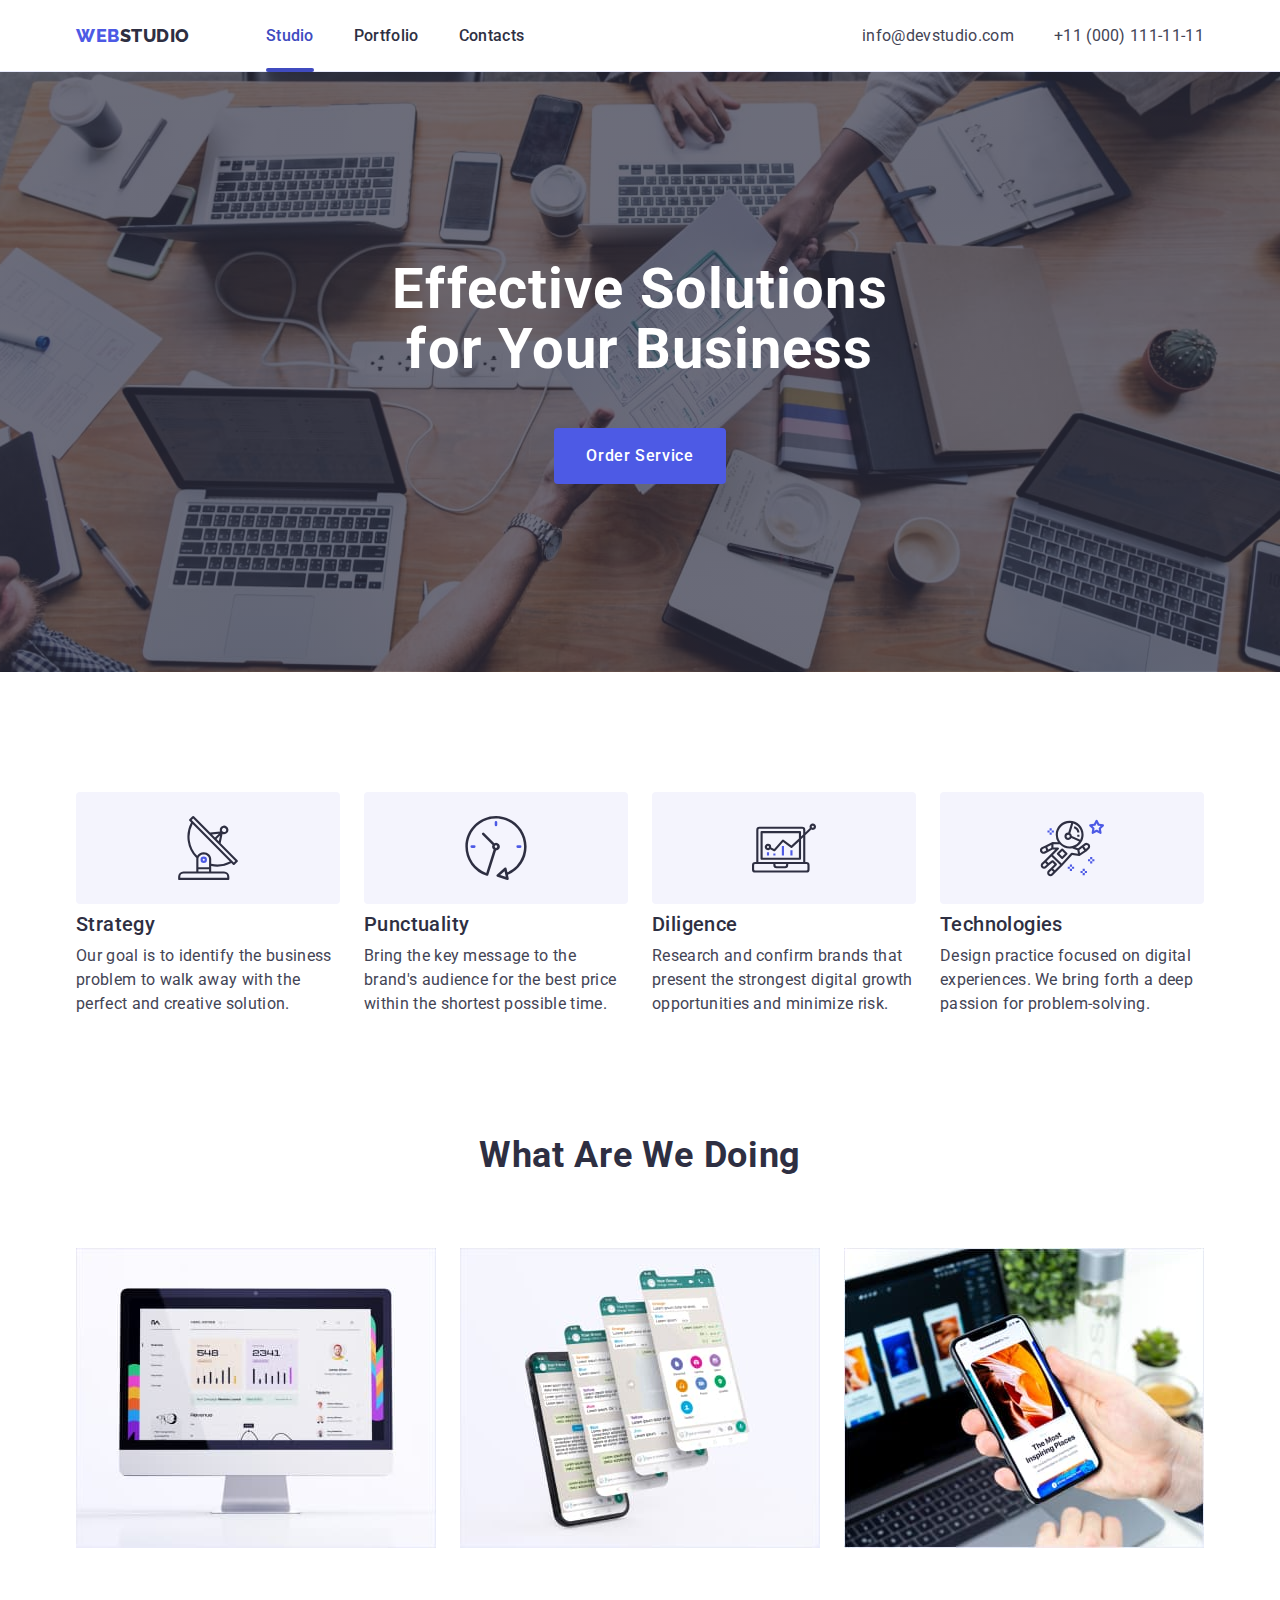
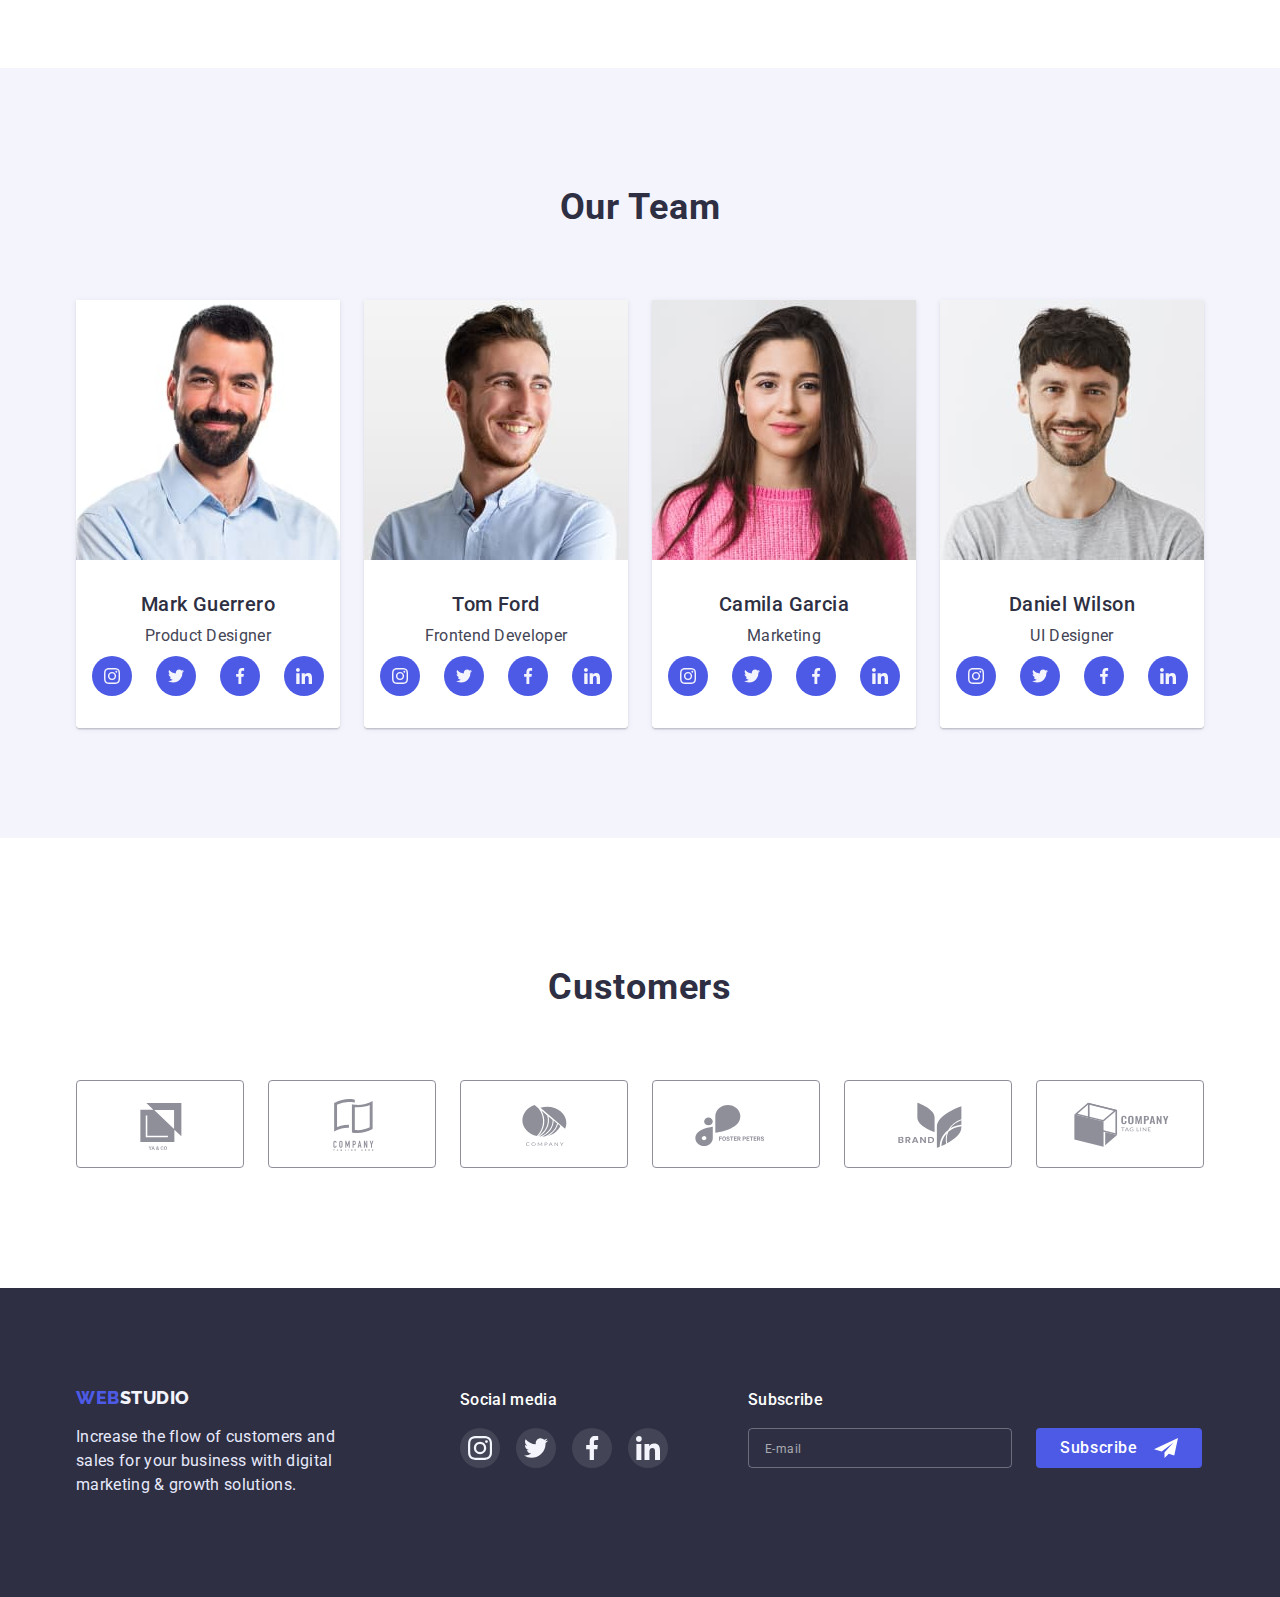
<file: index.html>
<!DOCTYPE html>
<html lang="en">
<head>
    <meta charset="UTF-8">
    <meta http-equiv="X-UA-Compatible" content="IE=edge">
    <meta name="viewport" content="width=device-width, initial-scale=1.0">
    <title>Document</title>
    <link href="https://cdn.jsdelivr.net/npm/modern-normalize@1.1.0/modern-normalize.min.css" rel="stylesheet">
    <link href="https://fonts.googleapis.com" rel="preconnect">
    <link href="https://fonts.gstatic.com" rel="preconnect" crossorigin>
    <link href="https://fonts.googleapis.com/css2?family=Raleway:wght@800&family=Roboto:wght@400;500;700&display=swap" rel="stylesheet">
    <link href="./css/styles.css" rel="stylesheet">
</head>
<body>
    <header class="header">
        <div class="container header-container">
           <nav class="nav-wrapper">
               <div><a class="logo link" href="./index.html"><span class="logo-text">WEB</span>STUDIO</a></div>
                         <ul class="nav-block">
                            <li><a class="nav-link link current" href="./index.html">Studio</a></li>
                            <li><a class="nav-link link" href="./portfolio.html">Portfolio</a></li>
                            <li><a class="nav-link link" href="">Contacts</a></li>
                         </ul>
           </nav>
        <address>
            <ul class="address-block">
                <li><a class="contacts-link link" href="mailto:info@devstudio.com">info@devstudio.com</a></li>
                <li><a class="contacts-link link" href="tel:+110001111111">+11 (000) 111-11-11</a></li>
            </ul>
        </address>
        </div>
    </header>    
        <main>
                <section class="hero">
                    <div class="container">
                    <h1 class="hero-title">Effective Solutions for Your Business</h1>
                    <button class="order" data-modal-open type="button">Order Service</button>
                    </div>
                </section>
            <section class="section benefits">
                <div class="container">
                <h2 class="visually-hidden">Benefits</h2>
                <ul class="benefits-list">
                    <li class="benefits-item">
                        <div class="benefits-image">
                            <svg class="benefits-icon" width="64" height="64">
                                <use href="./images/icons.svg#icon-antenna"></use>
                            </svg>
                        </div>
                        <h3 class="section-subtitle">Strategy</h3>
                        <p class="section-text">Our goal is to identify the business problem to walk away with the perfect and creative solution.</p>
                    </li>
                    <li class="benefits-item">
                        <div class="benefits-image">
                            <svg class="benefits-icon" width="64" height="64">
                                <use href="./images/icons.svg#icon-clock"></use>
                            </svg>
                        </div>
                        <h3 class="section-subtitle">Punctuality</h3>
                        <p class="section-text">Bring the key message to the brand's audience for the best price within the shortest possible time.</p>
                    </li>
                    <li class="benefits-item">
                        <div class="benefits-image">
                            <svg class="benefits-icon" width="64" height="64">
                                <use href="./images/icons.svg#icon-diagram"></use>
                            </svg>
                        </div>
                        <h3 class="section-subtitle">Diligence</h3>
                        <p class="section-text">Research and confirm brands that present the strongest digital growth opportunities and minimize risk.</p>
                    </li>
                    <li class="benefits-item">
                        <div class="benefits-image">
                            <svg class="benefits-icon" width="64" height="64">
                                <use href="./images/icons.svg#icon-astronaut"></use>
                            </svg>
                        </div>
                        <h3 class="section-subtitle">Technologies</h3>
                        <p class="section-text">Design practice focused on digital experiences. We bring forth a deep passion for problem-solving.</p>
                    </li>
                </ul>
                </div>
            </section>
            <section class="section">
                <div class="container">
                <h2 class="section-title">What are we doing</h2>
                <ul class="what-list">
                    <li class="list-item"><img src="./images/img-1.jpg" alt="monitor" width="360" height="300"></li>
                    <li class="list-item"><img src="./images/img-2.jpg" alt="protective glasses" width="360" height="300"></li>
                    <li class="list-item"><img src="./images/img-3.jpg" alt="phone in hand" width="360" height="300"></li>
                </ul>
                </div>
            </section>
            <section class="section team">
                <div class="container">
                <h2 class="section-title">Our Team</h2>
                <ul class="team-list">
                    <li class="box-content">
                        <img src="./images/mark-guerrero.jpg" alt="first employee" width="264" height="260">
                        <div class="card-content">
                            <h3 class="section-subtitle">Mark Guerrero</h3>
                        <p class="section-text team-text">Product Designer</p>
                        <ul class="social-flex">
                         <li class="social-item">
                            <a class="link socials-link" href="https://www.instagram.com/" aria-label="Instagram" target="_blank" rel="noopener noreferrer">
                            <svg class="team-icon" width="16" height="16">
                                <use href="./images/icons.svg#icon-instagram"></use>
                            </svg>
                            </a>
                         </li>
                         <li class="social-item">
                            <a class="link socials-link" href="https://twitter.com/" aria-label="Twitter" target="_blank" rel="noopener noreferrer">
                                <svg class="team-icon" width="16" height="16">
                                    <use href="./images/icons.svg#icon-twitter"></use>
                                </svg>
                            </a>
                         </li>
                         <li class="social-item">
                            <a class="link socials-link" href="https://www.facebook.com/" aria-label="Facebook" target="_blank" rel="noopener noreferrer">
                                <svg class="team-icon" width="16" height="16">
                                    <use href="./images/icons.svg#icon-facebook"></use>
                                </svg>
                            </a>
                         </li>
                         <li class="social-item">
                            <a class="link socials-link" href="https://www.linkedin.com/" aria-label="Linkedin" target="_blank" rel="noopener noreferrer">
                                <svg class="team-icon" width="16" height="16">
                                    <use href="./images/icons.svg#icon-linkedin"></use>
                                </svg>
                            </a>
                         </li>
                        </ul>
                        </div>    
                    </li>
                    <li class="box-content">
                        <img src="./images/tom-ford.jpg" alt="second employee" width="264" height="260">
                        <div class="card-content">
                            <h3 class="section-subtitle">Tom Ford</h3>
                            <p class="section-text team-text">Frontend Developer</p>
                            <ul class="social-flex">
                                <li class="social-item">
                                    <a class="link socials-link" href="https://www.instagram.com/" aria-label="Instagram" target="_blank" rel="noopener noreferrer">
                                        <svg class="team-icon" width="16" height="16">
                                            <use href="./images/icons.svg#icon-instagram"></use>
                                        </svg>
                                    </a>
                                </li>
                                <li class="social-item">
                                    <a class="link socials-link" href="https://twitter.com/" aria-label="Twitter" target="_blank" rel="noopener noreferrer">
                                        <svg class="team-icon" width="16" height="16">
                                            <use href="./images/icons.svg#icon-twitter"></use>
                                        </svg>
                                    </a>
                                </li>
                                <li class="social-item">
                                    <a class="link socials-link" href="https://www.facebook.com/" aria-label="Facebook" target="_blank" rel="noopener noreferrer">
                                        <svg class="team-icon" width="16" height="16">
                                            <use href="./images/icons.svg#icon-facebook"></use>
                                        </svg>
                                        </a>
                                </li>
                                <li class="social-item">
                                    <a class="link socials-link" href="https://www.linkedin.com/" aria-label="Linkedin" target="_blank" rel="noopener noreferrer">
                                        <svg class="team-icon" width="16" height="16">
                                            <use href="./images/icons.svg#icon-linkedin"></use>
                                        </svg>
                                    </a>
                                </li>
                            </ul>
                        </div>
                    </li>
                    <li class="box-content">
                        <img src="./images/camila-garcia.jpg" alt="third employee" width="264" height="260">
                        <div class="card-content">
                            <h3 class="section-subtitle">Camila Garcia</h3>
                            <p class="section-text team-text">Marketing</p>
                            <ul class="social-flex">
                                <li class="social-item">
                                    <a class="link socials-link" href="https://www.instagram.com/" aria-label="Instagram" target="_blank" rel="noopener noreferrer">
                                        <svg class="team-icon" width="16" height="16">
                                            <use href="./images/icons.svg#icon-instagram"></use>
                                        </svg>
                                    </a>
                                </li>
                                <li class="social-item">
                                    <a class="link socials-link" href="https://twitter.com/" aria-label="Twitter" target="_blank" rel="noopener noreferrer">
                                        <svg class="team-icon" width="16" height="16">
                                            <use href="./images/icons.svg#icon-twitter"></use>
                                        </svg>
                                    </a>
                                </li>
                                <li class="social-item">
                                <a class="link socials-link" href="https://www.facebook.com/" aria-label="Facebook" target="_blank" rel="noopener noreferrer">
                                    <svg class="team-icon" width="16" height="16">
                                        <use href="./images/icons.svg#icon-facebook"></use>
                                    </svg>
                                    </a>
                                </li>
                                <li class="social-item">
                                    <a class="link socials-link" href="https://www.linkedin.com/" aria-label="Linkedin" target="_blank" rel="noopener noreferrer">
                                        <svg class="team-icon" width="16" height="16">
                                            <use href="./images/icons.svg#icon-linkedin"></use>
                                        </svg>
                                        </a>
                                </li>
                            </ul>
                        </div>
                    </li>
                    <li class="box-content">
                        <img src="./images/daniel-wilson.jpg" alt="fourth employee" width="264" height="260">
                        <div class="card-content">
                            <h3 class="section-subtitle">Daniel Wilson</h3>
                            <p class="section-text team-text">UI Designer</p>
                            <ul class="social-flex">
                                <li class="social-item">
                                    <a class="link socials-link" href="https://www.instagram.com/" aria-label="Instagram" target="_blank" rel="noopener noreferrer">
                                        <svg class="team-icon" width="16" height="16">
                                            <use href="./images/icons.svg#icon-instagram"></use>
                                        </svg>
                                    </a>
                                </li>
                                <li class="social-item">
                                    <a class="link socials-link" href="https://twitter.com/" aria-label="Twitter" target="_blank" rel="noopener noreferrer">
                                        <svg class="team-icon" width="16" height="16">
                                            <use href="./images/icons.svg#icon-twitter"></use>
                                        </svg>
                                    </a>
                                </li>
                                <li class="social-item">
                                    <a class="link socials-link" href="https://www.facebook.com/" aria-label="Facebook" target="_blank" rel="noopener noreferrer">
                                        <svg class="team-icon" width="16" height="16">
                                            <use href="./images/icons.svg#icon-facebook"></use>
                                        </svg>
                                        </a>
                                </li>
                                <li class="social-item">
                                    <a class="link socials-link" href="https://www.linkedin.com/" aria-label="Linkedin" target="_blank" rel="noopener noreferrer">
                                        <svg class="team-icon" width="16" height="16">
                                            <use href="./images/icons.svg#icon-linkedin"></use>
                                        </svg>
                                        </a>
                                </li>
                            </ul>
                        </div>
                    </li>
                </ul>
                </div>
            </section>
            <section class="section customers-section">
                <div class="container">
                    <h2 class="section-title">Customers</h2>
                    <ul class="customers-wrapper">
                        <li class="customers">
                            <a class="link customers-link" href="" aria-label="YA & CO" target="_blank" rel="noopener noreferrer">
                                <svg class="customers-icon" width="104" height="56">
                                   <use href="./images/icons.svg#icon-client-first"></use>
                                </svg>
                            </a>
                        </li>
                        <li class="customers">
                            <a class="link customers-link" href="" aria-label="COMPANY TAGLINE HERE" target="_blank" rel="noopener noreferrer">
                                <svg class="customers-icon" width="104" height="56">
                                    <use href="./images/icons.svg#icon-client-second"></use>
                                </svg>
                            </a>
                        </li>
                        <li class="customers">
                            <a class="link customers-link" href="" aria-label="COMPANY" target="_blank" rel="noopener noreferrer">
                                <svg class="customers-icon" width="104" height="56">
                                    <use href="./images/icons.svg#icon-client-third"></use>
                                </svg>
                            </a>
                        </li>
                        <li class="customers">
                            <a class="link customers-link" href="" aria-label="FOSTER PETERS" target="_blank" rel="noopener noreferrer">
                                <svg class="customers-icon" width="104" height="56">
                                    <use href="./images/icons.svg#icon-client-fourth"></use>
                                </svg>
                            </a>
                        </li>
                        <li class="customers">
                            <a class="link customers-link" href="" aria-label="BRAND" target="_blank" rel="noopener noreferrer">
                                <svg class="customers-icon" width="104" height="56">
                                    <use href="./images/icons.svg#icon-client-fifth"></use>
                                </svg>
                            </a>
                        </li>
                        <li class="customers">
                            <a class="link customers-link" href="" aria-label="COMPANY TAG LINE" target="_blank" rel="noopener noreferrer">
                                <svg class="customers-icon" width="104" height="56">
                                    <use href="./images/icons.svg#icon-client-sixth"></use>
                                </svg>
                            </a>
                        </li>
                    </ul>
                </div>
            </section>
        </main>
        <footer class="footer">
            <div class="container footer-box">
            <div class="footer-content">
                <div class="footer-logo"><a class="logo-1 link" href="./index.html"><span class="logo-text">WEB</span>STUDIO</a></div>
                <p class="footer-text">Increase the flow of customers and sales for your business with digital marketing & growth solutions.</p>
            </div>
            <div class="footer-wrapper">
                <h3 class="footer-social">Social media</h3>
            <ul class="social-flex">
                <li class="footer-item">
                    <a class="link footer-link" href="https://www.instagram.com/" aria-label="Instagram" target="_blank" rel="noopener noreferrer">
                        <svg class="team-icon" width="24" height="24">
                            <use href="./images/icons.svg#icon-instagram"></use>
                        </svg>
                    </a>
                </li>
                <li class="footer-item">
                    <a class="link footer-link" href="https://twitter.com/" aria-label="Twitter" target="_blank" rel="noopener noreferrer">
                        <svg class="team-icon" width="24" height="24">
                            <use href="./images/icons.svg#icon-twitter"></use>
                        </svg>
                    </a>
                </li>
                <li class="footer-item">
                    <a class="link footer-link" href="https://www.facebook.com/" aria-label="Facebook" target="_blank" rel="noopener noreferrer">
                        <svg class="team-icon" width="24" height="24">
                            <use href="./images/icons.svg#icon-facebook"></use>
                        </svg>
                    </a>
                </li>
                <li class="footer-item">
                    <a class="link footer-link" href="https://www.linkedin.com/" aria-label="Linkedin" target="_blank" rel="noopener noreferrer">
                        <svg class="team-icon" width="24" height="24">
                            <use href="./images/icons.svg#icon-linkedin"></use>
                        </svg>
                    </a>
                </li>
            </ul>
            </div>
                   <form>
                    <div class="subscribe-box">
                        <div class="subscribe-wrapper">
                        <label class="label-subscribe" for="subscribe">Subscribe</label>
                        <input class="input-subscribe" id="subscribe" name="email" type="email" placeholder="E-mail">
                        </div>
                        <button class="btn-subscribe" type="submit"><span class="subscribe-text">Subscribe</span>
                            <svg width="24" height="24">
                                <use href="./images/icons.svg#icon-subscribe"></use>
                            </svg>
                        </button>
                    </div>
                    </form>
            </div>
        </footer>
        <div class="backdrop is-hidden" data-modal>
            <div class="modal">
                <button class="modal-btn" data-modal-close type="button">
                    <svg class="modal-icon" width="8" height="8">
                        <use href="./images/icons.svg#icon-close"></use>
                    </svg>
                </button>
                <strong class="modal-title">Leave your contacts and we will call you back</strong>
                <form>
                    <label class="order-form-label" for="name">Name</label>
                    <div class="order-form-group">
                        <input class="order-form-field" id="name" name="name" type="text">
                        <svg class="order-form-icon" width="18" height="24">
                            <use href="./images/icons.svg#icon-person"></use>
                        </svg>
                    </div>
                    <label class="order-form-label" for="phone">Phone</label>
                    <div class="order-form-group">
                        <input class="order-form-field" id="phone" name="phone" type="tel">
                        <svg class="order-form-icon" width="18" height="24">
                            <use href="./images/icons.svg#icon-tel"></use>
                        </svg>
                    </div>
                    <label class="order-form-label" for="email">Email</label>
                    <div class="order-form-group">
                        <input class="order-form-field" id="email" name="email" type="email">
                        <svg class="order-form-icon" width="18" height="24">
                            <use href="./images/icons.svg#icon-mail"></use>
                        </svg>
                    </div>
                    <label class="order-form-label" for="comment">Comment</label>
                    <textarea class="order-form-comment" id="comment" name="comment" placeholder="Text input"></textarea>
                    <label class="order-form-agreement">
                        <input class="order-form-checkbox" type="checkbox">
                        <svg class="order-form-agree" width="16" height="16">
                        <use href="./images/icons.svg#icon-agree"></use>
                    </svg>
                        <span class="order-form-description">I accept the terms and conditions of the
                            <a class="order-form-link" href="">Privacy Policy</a>
                        </span>
                    </label>
                    <button class="order-form-button" type="submit">Send</button>
                </form>
            </div>
        </div>
        <script src="./js/modal.js"></script>
</body>
</html>
</file>
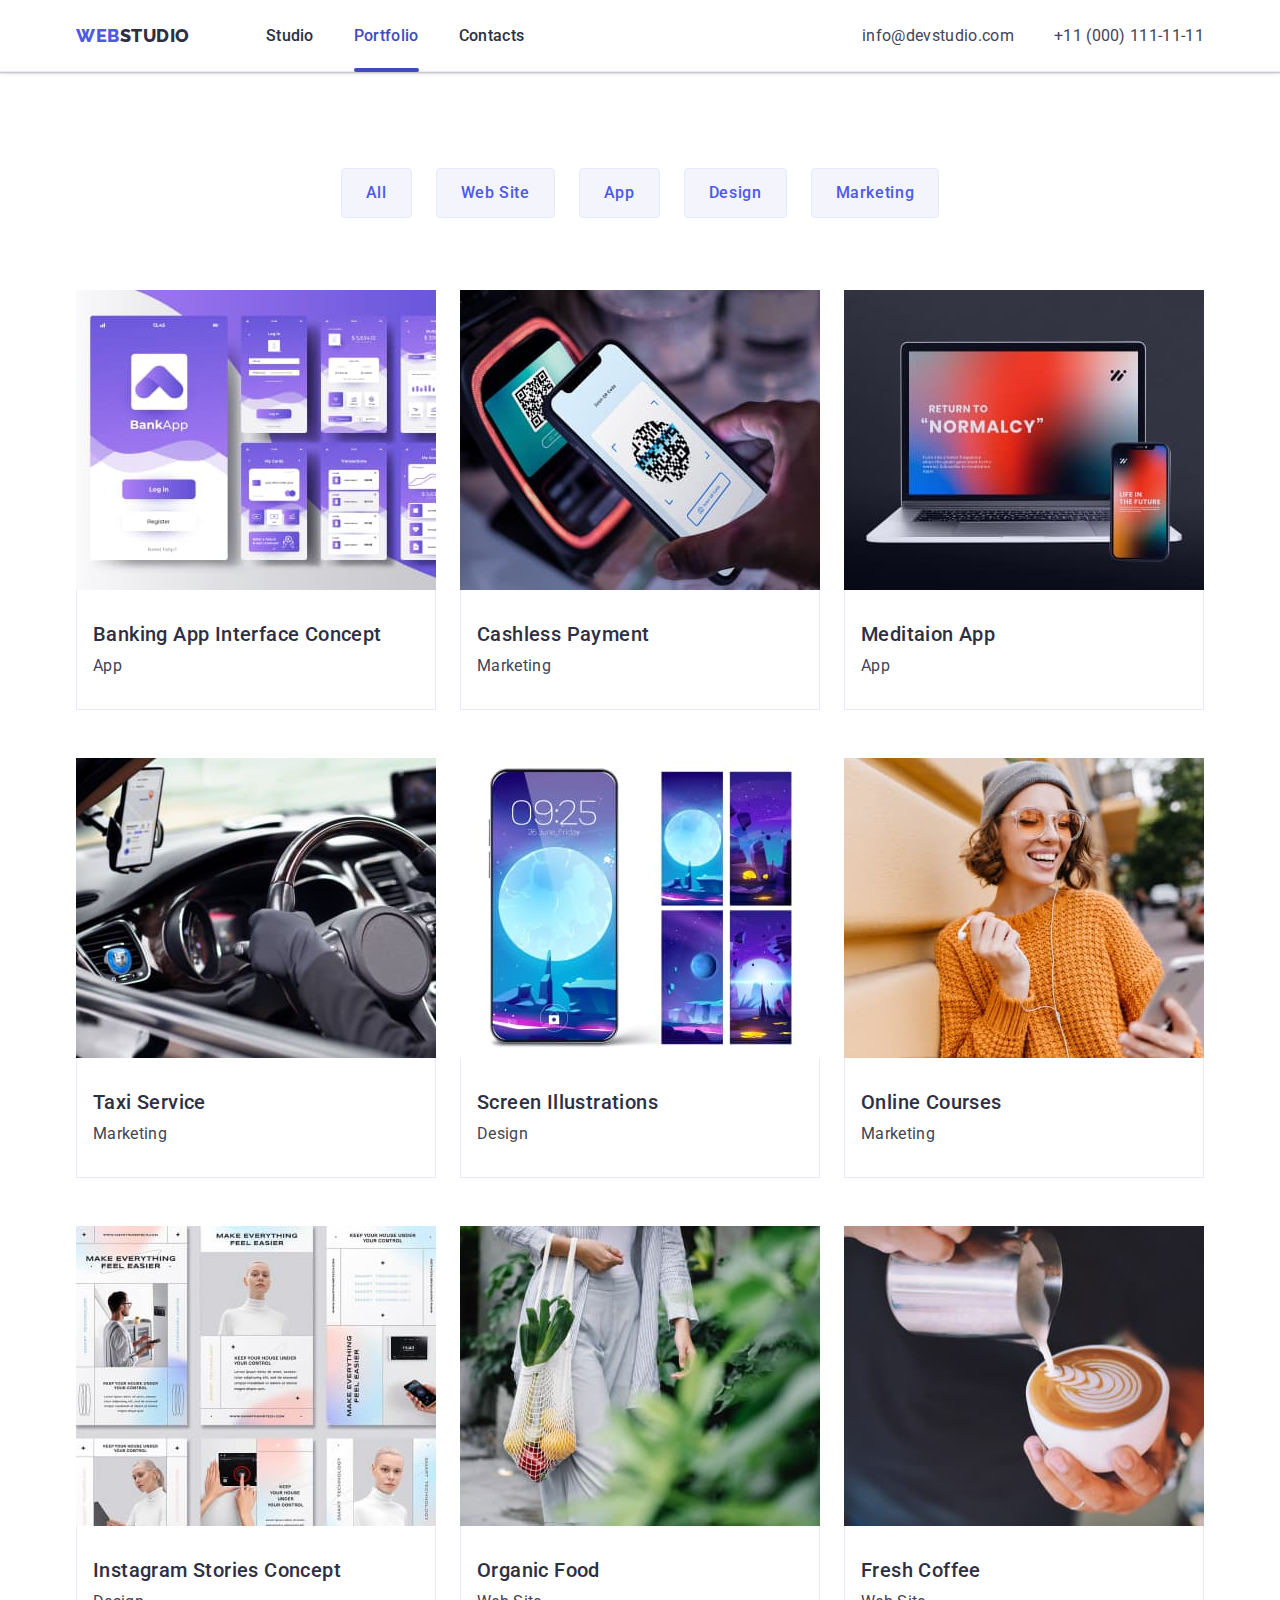
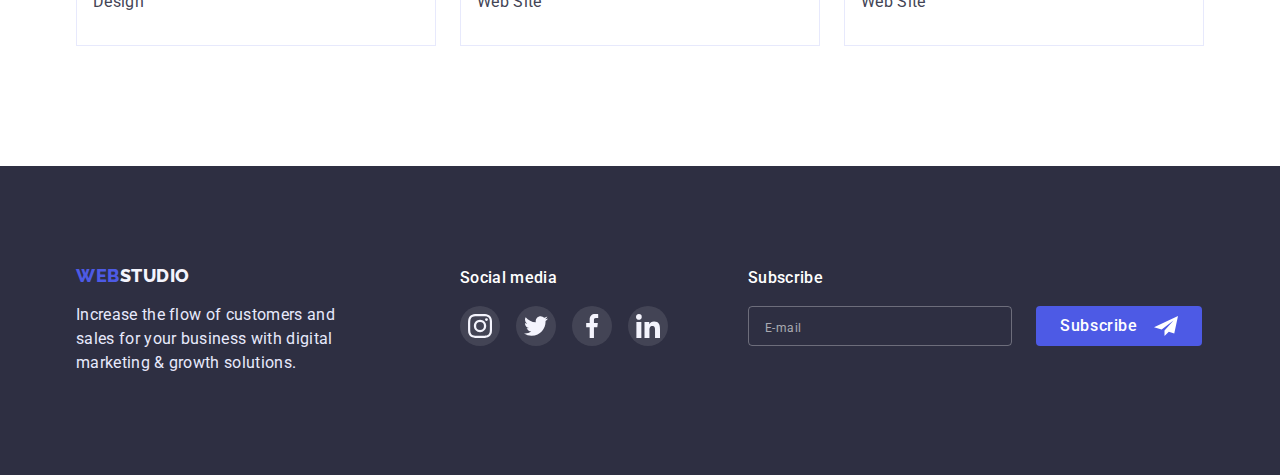
<file: portfolio.html>
<!DOCTYPE html>
<html lang="en">
<head>
    <meta charset="UTF-8">
    <meta http-equiv="X-UA-Compatible" content="IE=edge">
    <meta name="viewport" content="width=device-width, initial-scale=1.0">
    <title>Document</title>
    <link rel="stylesheet" href="https://cdn.jsdelivr.net/npm/modern-normalize@1.1.0/modern-normalize.min.css">
    <link rel="preconnect" href="https://fonts.googleapis.com">
    <link rel="preconnect" href="https://fonts.gstatic.com" crossorigin>
    <link href="https://fonts.googleapis.com/css2?family=Raleway:wght@800&family=Roboto:wght@400;500;700&display=swap"
        rel="stylesheet">
    <link rel="stylesheet" href="./css/styles.css">
</head>
<body>
    <header class="header">
        <div class="container header-container">
            <nav class="nav-wrapper">
                <div><a href="./index.html" class="logo link"><span class="logo-text">WEB</span>STUDIO</a></div>
                    <ul class="nav-block">
                        <li><a href="./index.html" class="nav-link link">Studio</a></li>
                        <li><a href="./portfolio.html" class="nav-link link current">Portfolio</a></li>
                        <li><a href="" class="nav-link link">Contacts</a></li>
                    </ul>
            </nav>
        <address>
            <ul class="address-block">
                <li><a href="mailto:info@devstudio.com" class="contacts-link link">info@devstudio.com</a></li>
                <li><a href="tel:+110001111111" class="contacts-link link">+11 (000) 111-11-11</a></li>
            </ul>
        </address>
        </div>
    </header>
    <main>
        <section class="section portfolio-section">
            <div class="container">
            <h1 class="visually-hidden">Portfolio</h1>
            <ul class="flex-button">
                <li><button type="button" class="button">All</button></li>
                <li><button type="button" class="button">Web Site</button></li>
                <li><button type="button" class="button">App</button></li>
                <li><button type="button" class="button">Design</button></li>
                <li><button type="button" class="button">Marketing</button></li>
            </ul>
            <ul class="flex-list">
                <li>
                    <a class="portfolio-link link" href="" aria-label="Banking App Interface Concept" target="_blank"
                            rel="noopener noreferrer">
                        <div class="thumb"><img src="./images/example-1.jpg" alt="Banking App screens" width="360" height="300"></div>
                        <div class="portfolio-card">
                            <h2 class="section-subtitle">Banking App Interface Concept</h2>
                            <p class="section-text">App</p>
                        </div>
                    </a>
                </li>
                <li>
                    <a class="portfolio-link link" href="" aria-label="Cashless Payment" target="_blank"
                            rel="noopener noreferrer">
                        <div class="thumb"><img src="./images/example-2.jpg" alt="QR code and phone" width="360" height="300"></div>
                        <div class="portfolio-card">
                            <h2 class="section-subtitle">Cashless Payment</h2>
                            <p class="section-text">Marketing</p>
                        </div>
                    </a>
                </li>
                <li>
                    <a class="portfolio-link link" href="" aria-label="Meditaion App" target="_blank"
                            rel="noopener noreferrer">
                        <div class="thumb"><img src="./images/example-3.jpg" alt="laptop and phone" width="360" height="300"></div>
                        <div class="portfolio-card">
                            <h2 class="section-subtitle">Meditaion App</h2>
                            <p class="section-text">App</p>
                        </div>
                    </a>
                </li>
                <li>
                    <a class="portfolio-link link" href="" aria-label="Taxi Service" target="_blank"
                            rel="noopener noreferrer">
                        <div class="thumb"><img src="./images/example-4.jpg" alt="car" width="360" height="300"></div>
                        <div class="portfolio-card">
                            <h2 class="section-subtitle">Taxi Service</h2>
                            <p class="section-text">Marketing</p>
                        </div>
                    </a>
                </li>
                <li>
                    <a class="portfolio-link link" href="" aria-label="Screen Illustrations" target="_blank"
                            rel="noopener noreferrer">
                        <div class="thumb"><img src="./images/example-5.jpg" alt="phone and screens" width="360" height="300"></div>
                        <div class="portfolio-card">
                            <h2 class="section-subtitle">Screen Illustrations</h2>
                            <p class="section-text">Design</p>
                        </div>
                    </a>
                </li>
                <li>
                    <a class="portfolio-link link" href="" aria-label="Online Courses" target="_blank"
                            rel="noopener noreferrer">
                        <div class="thumb"><img src="./images/example-6.jpg" alt="girl with phone" width="360" height="300"></div>
                        <div class="portfolio-card">
                            <h2 class="section-subtitle">Online Courses</h2>
                            <p class="section-text">Marketing</p>
                        </div>
                    </a>
                </li>
                <li>
                    <a class="portfolio-link link" href="" aria-label="Instagram Stories Concept" target="_blank"
                            rel="noopener noreferrer">
                        <div class="thumb"><img src="./images/example-7.jpg" alt="examples of stories" width="360" height="300"></div>
                        <div class="portfolio-card">
                            <h2 class="section-subtitle">Instagram Stories Concept</h2>
                            <p class="section-text">Design</p>
                        </div>
                    </a>
                </li>
                <li>
                    <a class="portfolio-link link" href="" aria-label="Organic Food" target="_blank"
                            rel="noopener noreferrer">
                        <div class="thumb"><img src="./images/example-8.jpg" alt="food in a bag" width="360" height="300"></div>
                        <div class="portfolio-card">
                            <h2 class="section-subtitle">Organic Food</h2>
                            <p class="section-text">Web Site</p>
                        </div>
                    </a>
                </li>
                <li>
                    <a class="portfolio-link link" href="" aria-label="Fresh Coffee" target="_blank"
                            rel="noopener noreferrer">
                        <div class="thumb"><img src="./images/example-9.jpg" alt="a cup of coffee" width="360" height="300"></div>
                        <div class="portfolio-card">
                            <h2 class="section-subtitle">Fresh Coffee</h2>
                            <p class="section-text">Web Site</p>
                        </div>
                    </a>
                </li>
            </ul>
            </div>
        </section>
    </main>
    <footer class="footer">
            <div class="container footer-box">
            <div class="footer-content">
                <div class="footer-logo"><a class="logo-1 link" href="./index.html"><span class="logo-text">WEB</span>STUDIO</a></div>
                <p class="footer-text">Increase the flow of customers and sales for your business with digital marketing & growth solutions.</p>
            </div>
            <div class="footer-wrapper">
                <h3 class="footer-social">Social media</h3>
            <ul class="social-flex">
                <li class="footer-item">
                    <a class="link footer-link" href="https://www.instagram.com/" aria-label="Instagram" target="_blank" rel="noopener noreferrer">
                        <svg class="team-icon" width="24" height="24">
                            <use href="./images/icons.svg#icon-instagram"></use>
                        </svg>
                    </a>
                </li>
                <li class="footer-item">
                    <a class="link footer-link" href="https://twitter.com/" aria-label="Twitter" target="_blank" rel="noopener noreferrer">
                        <svg class="team-icon" width="24" height="24">
                            <use href="./images/icons.svg#icon-twitter"></use>
                        </svg>
                    </a>
                </li>
                <li class="footer-item">
                    <a class="link footer-link" href="https://www.facebook.com/" aria-label="Facebook" target="_blank" rel="noopener noreferrer">
                        <svg class="team-icon" width="24" height="24">
                            <use href="./images/icons.svg#icon-facebook"></use>
                        </svg>
                    </a>
                </li>
                <li class="footer-item">
                    <a class="link footer-link" href="https://www.linkedin.com/" aria-label="Linkedin" target="_blank" rel="noopener noreferrer">
                        <svg class="team-icon" width="24" height="24">
                            <use href="./images/icons.svg#icon-linkedin"></use>
                        </svg>
                    </a>
                </li>
            </ul>
            </div>
                   <form>
                    <div class="subscribe-box">
                        <div class="subscribe-wrapper">
                        <label class="label-subscribe" for="subscribe">Subscribe</label>
                        <input class="input-subscribe" id="subscribe" name="email" type="email" placeholder="E-mail">
                        </div>
                        <button class="btn-subscribe" type="submit"><span class="subscribe-text">Subscribe</span>
                            <svg width="24" height="24">
                                <use href="./images/icons.svg#icon-subscribe"></use>
                            </svg>
                        </button>
                    </div>
                    </form>
            </div>
        </footer>
</body>
</html>
</file>
<file: css/styles.css>
:root {

    /*Logo*/
    --web-color: #4D5AE5;
    --footer-studio-color: #F4F4FD;
 
    /*Text*/
    --primary-text-color: #2E2F42;
    --secondary-text-color: #434455;
    --hero-text-color: #fff;
    --buttons-text-color: #4D5AE5;
    --buttons-active-text-color: #fff;
    --footer-text-color: #E7E9FC;
    --modal-text-description: #757575;

    /*Background-color*/
    --primary-bgc: #fff;
    --secondary-bgc: #2E2F42;
    --third-bgc: #F4F4FD;
    --order-button-bgc: #4D5AE5;
    --buttons-socials-bgc: #4D5AE5;
    --buttons-bgc: #F4F4FD;
    --buttons-active-bgc: #404BBF;
    --buttons-footer-active-bgc: #31D0AA;
    --modal-bgc: #FCFCFC;
    --modal-button-bgc: #E7E9FC;

    /*Border color*/
    --border-customers-color: #8E8F99;

    /*Icons color*/
    --icon-close: #000000;
}

/*reset start*/

h1,
h2,
h3,
h4,
h5,
h6,
p {
    margin: 0;
}

ul {
    margin: 0;
    padding: 0;
    list-style-type: none;
}

.visually-hidden {
    position: absolute;
    overflow: hidden;
    clip: rect(0 0 0 0);
    width: 1px;
    height: 1px;
    margin: -1px;
    padding: 0;
    border: 0;

    white-space: nowrap;
    clip-path: inset(100%);
}

body {
    background-color: var(--primary-bgc);
    color: var(--primary-text-color);
    font-size: 16px;

    font-family: 'Roboto', sans-serif;
}

img {
    display: block;
}

/*Studio page start*/

/*Header start*/

.header {
    padding-top: 24px;
    padding-bottom: 23px;
    border-bottom: 1px solid #E7E9FC;
    box-shadow: 0px 2px 1px rgba(46, 47, 66, 0.08), 0px 1px 1px rgba(46, 47, 66, 0.16), 0px 1px 6px rgba(46, 47, 66, 0.08);
}

.container {
    width: 1158px;
    margin-right: auto;
    margin-left: auto;
    padding-right: 15px;
    padding-left: 15px;
}

.header-container {
    display: flex;
    align-items: center;
}

/*Nav start*/

.nav-wrapper {
    display: flex;
    align-items: center;
    margin-right: auto;
}

.logo {
    margin-right: 76px;
    padding: 24px 0;
    color: var(--primary-text-color);
    font-weight: 800;
    font-size: 18px;
    font-family: 'Raleway', sans-serif;
    line-height: 1.33;
    letter-spacing: 0.03em;
}

.link {
    color: currentColor;
    text-decoration: none;
}

.logo-text {
    color: var(--web-color);
}

.nav-block {
    display: flex;
    gap: 40px;
}

.nav-link {
    position: relative;
    padding-top: 26px;
    padding-bottom: 26px;
    color: var(--primary-text-color);
    font-weight: 500;
    line-height: 1.5;
    letter-spacing: 0.02em;
    transition: color 250ms cubic-bezier(0.4, 0, 0.2, 1);
}

.nav-link.current {
    color: var(--buttons-active-bgc);
}

.nav-link.current::after {
    content: '';
    position: absolute;
    bottom: -1px;
    display: block;
    width: 100%;
    height: 4px;
    border-radius: 2px;
    background-color: var(--buttons-active-bgc);
}

.nav-link:hover,
.nav-link:focus {
    color: var(--buttons-active-bgc);
}

/*Nav end*/

/*Addres start*/

.address-block {
    display: flex;
    gap: 40px;
}

.contacts-link {
    padding-top: 24px;
    padding-bottom: 24px;
    color: var(--secondary-text-color);
    font-style: normal;
    line-height: 1.5;
    letter-spacing: 0.02em;
    transition: color 250ms cubic-bezier(0.4, 0, 0.2, 1);
}

.contacts-link:hover,
.contacts-link:focus {
    color: var(--buttons-active-bgc);
}

/*Addres end*/

/*Header end*/



/*Studio main start*/

/*Hero start*/

.hero {
    max-width: 1440px;
    margin-right: auto;
    margin-left: auto;
    padding: 188px 0;
    background-color: var(--secondary-bgc);
    background-image: linear-gradient(rgba(46, 47, 66, 0.7), rgba(46, 47, 66, 0.7)),
    url(../images/hero-image.jpg);
    background-position: center;
    background-size: cover;
    background-repeat: no-repeat;
}

.hero-title {
    width: 496px;
    margin-right: auto;
    margin-bottom: 48px;
    margin-left: auto;
    color: var(--hero-text-color);
    font-size: 56px;
    line-height: 1.07;
    letter-spacing: 0.02em;
    text-align: center;
}

.order {
    display: block;
    margin-right: auto;
    margin-left: auto;
    padding: 16px 32px;
    border: 0;
    border-radius: 4px;
    background-color: var(--order-button-bgc);
    color: var(--hero-text-color);
    font-weight: 500;
    line-height: 1.5;
    letter-spacing: 0.04em;
    transition: background-color 250ms cubic-bezier(0.4, 0, 0.2, 1);
}

.order:hover,
.order:focus {
    background-color: var(--buttons-active-bgc);
    cursor: pointer;
}

/*Hero end*/

/*Benefits start*/

.section {
    padding-top: 120px;
    padding-bottom: 120px;
}

.section.benefits {
    padding-bottom: 0;
}

.benefits-list {
    display: flex;
}

.benefits-item {
    width: 264px;
}

.benefits-item:not(:last-child) {
    margin-right: 24px;
}

.benefits-image {
    display: flex;
    justify-content: center;
    align-items: center;
    height: 112px;
    margin-bottom: 8px;
    border-radius: 4px;
    background-color: var(--buttons-bgc);
}

.section-subtitle {
    margin-bottom: 8px;
    font-weight: 500;
    font-size: 20px;
    line-height: 1.2;
    letter-spacing: 0.02em;
}

.section-text {
    color: var(--secondary-text-color);
    line-height: 1.5;
    letter-spacing: 0.02em;
}

/*Benefits end*/

/*What Are We Doing start*/

.section-title {
    margin-bottom: 72px;
    font-size: 36px;
    line-height: 1.11;
    letter-spacing: 0.02em;
    text-align: center;
    text-transform: capitalize;
}

.what-list {
    display: flex;
    margin-right: auto;
    margin-left: auto;
}

.list-item:not(:last-child) {
    margin-right: 24px;
}

/*What Are We Doing end*/

/*Our team start*/

.section.team {
    padding-bottom: 110px;
    background-color: var(--third-bgc);
}

.team-list {
    display: flex;
}

.box-content {
    border-radius: 0px 0px 4px 4px;
    box-shadow: 0px 1px 6px rgba(46, 47, 66, 0.08),
    0px 1px 1px rgba(46, 47, 66, 0.16),
    0px 2px 1px rgba(46, 47, 66, 0.08);
}

.box-content:not(:last-child) {
    margin-right: 24px;
}

.card-content {
    padding-top: 32px;
    padding-right: 16px;
    padding-bottom: 32px;
    padding-left: 16px;
    border-radius: 0px 0px 4px 4px;
    background-color: var(--primary-bgc);
    text-align: center;
}

.team-text {
    margin-bottom: 8px;
}

.social-flex {
    display: flex;
}

.social-item:not(:last-child) {
    margin-right: 24px;
}

.socials-link {
    display: flex;
    justify-content: center;
    align-items: center;
    width: 40px;
    height: 40px;
    border-radius: 50%;
    background-color: var(--buttons-socials-bgc);
    transition: background-color 250ms cubic-bezier(0.4, 0, 0.2, 1);
}

.socials-link:hover,
.socials-link:focus {
    background-color: var(--buttons-active-bgc);
    cursor: pointer;
}

.team-icon {
    fill: var(--buttons-bgc);
}

/*Our team end*/

/*Customers start*/

.section.customers-section {
    padding-top: 130px;
}

.customers-wrapper {
    display: flex;
    gap: 24px;
    margin-right: auto;
    margin-left: auto;
}

.customers {
    width: 168px;
}

.customers-link {
    display: flex;
    justify-content: center;
    align-items: center;
    width: 100%;
    height: 88px;
    border: 1px solid var(--border-customers-color);
    border-radius: 4px;
    fill: var(--border-customers-color);
    transition: border-color 250ms cubic-bezier(0.4, 0, 0.2, 1);
}

.customers-link:hover,
.customers-link:focus {
    border-color: var(--buttons-active-bgc);
}

.customers-icon {
    transition: fill 250ms cubic-bezier(0.4, 0, 0.2, 1);
}

.customers-link:hover .customers-icon,
.customers-link:focus .customers-icon {
    fill: var(--buttons-active-bgc);
}

/*Customers end*/

/*Studio main end*/



/*Footer start*/

.footer {
    padding-top: 100px;
    padding-bottom: 100px;
    background-color: var(--secondary-bgc);
}

.footer-box {
    display: flex;
}

.footer-content {
    width: 264px;
    margin-right: 120px;
}

.footer-logo {
    margin-bottom: 16px;
}

.logo-1 {
    margin-bottom: 16px;
    padding-top: 16px;
    padding-bottom: 16px;
    color: var(--footer-studio-color);
    font-weight: 800;
    font-size: 18px;
    font-family: 'Raleway', sans-serif;
    line-height: 1.16;
    letter-spacing: 0.03em;
}

.footer-text {
    color: var(--footer-text-color);
    line-height: 1.5;
    letter-spacing: 0.02em;
}

.footer-wrapper {
    margin-right: 80px;
}

.footer-social {
    margin-bottom: 16px;
    color: var(--hero-text-color);
    font-weight: 500;
    font-size: 16px;
    line-height: 1.5;
    letter-spacing: 0.02em;
}

.footer-item:not(:last-child) {
    margin-right: 16px;
}

.footer-link {
    display: flex;
    justify-content: center;
    align-items: center;
    width: 40px;
    height: 40px;
    border-radius: 50%;
    background-color: rgba(255, 255, 255, 0.1);
    transition: background-color 250ms cubic-bezier(0.4, 0, 0.2, 1);
}

.footer-link:hover,
.footer-link:focus {
    background-color: var(--buttons-footer-active-bgc);
}

.subscribe-box {
    display: flex;
    gap: 24px;
    align-items: flex-end;
}

.subscribe-wrapper {
    display: flex;
    flex-direction: column;
}

.label-subscribe {
        margin-bottom: 16px;
    color: var(--hero-text-color);
        font-weight: 500;
        font-size: 16px;
        line-height: 1.5;
        letter-spacing: 0.02em;
}

.input-subscribe {
    width: 264px;
    height: 40px;
    padding: 8px 16px;
    border: 1px solid rgba(255, 255, 255, 0.3);
    border-radius: 4px;
    background-color: transparent;
    color: var(--buttons-active-text-color);
}

.input-subscribe::placeholder {
    color: rgba(255, 255, 255, 0.6);
    font-weight: 400;
    font-size: 12px;
    font-family: "Roboto";
    line-height: 2;
    letter-spacing: 0.04em;
}

.btn-subscribe {
    display: flex;
    align-items: center;
    height: 40px;
    padding: 8px 24px;
    border: 0;
    border-radius: 4px;
    background-color: var(--order-button-bgc);
    color: var(--hero-text-color);
    cursor: pointer;
    transition: background-color 250ms cubic-bezier(0.4, 0, 0.2, 1);
}

.btn-subscribe:hover,
.btn-subscribe:focus {
    background-color: var(--buttons-active-bgc);
    cursor: pointer;
}

.subscribe-text {
    margin-right: 16px;
    font-weight: 500;
    font-size: 16px;
    line-height: 1.5;
    letter-spacing: 0.04em;
}

/*Footer end*/

/*Studio page end*/



/*Portfolio page start*/

/*Portfolio main start*/

.portfolio-section {
    padding-top: 96px;
}

.flex-button {
    display: flex;
    gap: 24px;
    justify-content: center;
    margin-bottom: 72px;
}

.button {
    padding: 12px 24px;
    border: 1px solid var(--footer-text-color);
    border-radius: 4px;
    background-color: var(--buttons-bgc);
    color: var(--buttons-text-color);
    font-weight: 500;
    line-height: 1.5;
    letter-spacing: 0.04em;
    transition: background-color 250ms cubic-bezier(0.4, 0, 0.2, 1), color 250ms cubic-bezier(0.4, 0, 0.2, 1), box-shadow 250ms cubic-bezier(0.4, 0, 0.2, 1);
}

.button:hover,
.button:focus {
    background-color: var(--buttons-active-bgc);
    color: var(--buttons-active-text-color);
    box-shadow: 0px 3px 1px rgba(0, 0, 0, 0.1), 0px 2px 1px rgba(0, 0, 0, 0.08), 0px 2px 2px rgba(0, 0, 0, 0.12);
    cursor: pointer;
}

.flex-list {
    display: flex;
    flex-wrap: wrap;
    row-gap: 48px;
    justify-content: space-between;
    column-gap: 24px;
}

.portfolio-link {
    transition: box-shadow 250ms cubic-bezier(0.4, 0, 0.2, 1);
}

.portfolio-link:hover {
    display: block;
    box-shadow: 0px 1px 6px rgba(46, 47, 66, 0.08), 0px 1px 1px rgba(46, 47, 66, 0.16), 0px 2px 1px rgba(46, 47, 66, 0.08);
}

.thumb {
    position: relative;
    overflow: hidden;
}

.thumb::before {
    content: "14 Stylish and User-Friendly App Design Concepts · Task Manager App · Calorie Tracker App · Exotic Fruit Ecommerce App · Cloud Storage App";
    position: absolute;
    top: 0;
    left: 0;
    display: block;
    width: 100%;
    height: 100%;
    padding: 40px 32px 164px;
    background-color: var(--buttons-socials-bgc);
    color: var(--footer-studio-color);
    line-height: 1.5;
    letter-spacing: 0.02em;
    transition: transform 250ms cubic-bezier(0.4, 0, 0.2, 1);
    transform: translateY(100%);
}

.portfolio-link:hover .thumb::before,
.portfolio-link:focus .thumb::before {
    transform: translateY(0);
}

.portfolio-card {
    padding-top: 32px;
    padding-right: 16px;
    padding-bottom: 31px;
    padding-left: 16px;
    border-right: 1px solid var(--footer-text-color);
    border-bottom: 1px solid var(--footer-text-color);
    border-left: 1px solid var(--footer-text-color);
}

/*Portfolio main end*/

/*Portfolio page end*/



/*Modal window*/

.backdrop {
    position: fixed;
    top: 0;
    left: 0;
    width: 100%;
    height: 100%;
    background-color: rgba(46, 47, 66, 0.4);
    transition: opacity 250ms cubic-bezier(0.4, 0, 0.2, 1), visibility 250ms cubic-bezier(0.4, 0, 0.2, 1);
}

.backdrop.is-hidden {
    opacity: 0;
    visibility: hidden;
    pointer-events: none;
}

.modal {
    position: absolute;
    top: 50%;
    left: 50%;
    width: 408px;
    height: 584px;
    padding: 72px 24px 24px;
    border-radius: 4px;
    background-color: var(--modal-bgc);
    box-shadow: 0px 1px 1px rgba(0, 0, 0, 0.14), 0px 1px 3px rgba(0, 0, 0, 0.12), 0px 2px 1px rgba(0, 0, 0, 0.2);
    transform: translate(-50%, -50%);
}

.modal-btn {
    position: absolute;
    top: 24px;
    right: 24px;
    display: flex;
    justify-content: center;
    align-items: center;
    width: 24px;
    height: 24px;
    border: 1px solid rgba(0, 0, 0, 0.1);
    border-radius: 50%;
    background-color: var(--modal-button-bgc);
    fill: var(--icon-close);
    transition: fill 250ms cubic-bezier(0.4, 0, 0.2, 1), background-color 250ms cubic-bezier(0.4, 0, 0.2, 1);
}

.modal-btn:hover,
.modal-btn:focus {
    background-color: var(--buttons-active-bgc);
    cursor: pointer;
    fill: var(--buttons-active-text-color);
}

.modal-title {
    display: block;
    margin-bottom: 16px;
    font-weight: 500;
    line-height: 1.5;
    letter-spacing: 0.02em;
    text-align: center;
}

.order-form-label {
    display: block;
    margin-bottom: 4px;
    color: var(--border-customers-color);
    font-size: 12px;
    line-height: 1.14;
    letter-spacing: 0.04em;
}

.order-form-group {
    position: relative;
    margin-bottom: 8px;
}

.order-form-field {
    display: block;
    width: 100%;
    height: 40px;
    padding: 11px 38px;
    border: 1px solid rgba(33, 33, 33, 0.2);
    border-radius: 4px;
    outline: transparent;
    transition: border 250ms cubic-bezier(0.4, 0, 0.2, 1);
}

.order-form-field:focus {
    border: 1px solid var(--buttons-socials-bgc);
}

.order-form-icon {
    position: absolute;
    top: 50%;
    left: 16px;
    pointer-events: none;
    fill: var(--secondary-bgc);
    transition: fill 250ms cubic-bezier(0.4, 0, 0.2, 1);
    transform: translateY(-50%);
}

.order-form-field:focus + .order-form-icon {
    fill: var(--order-button-bgc);
}

.order-form-comment {
    display: block;
    width: 100%;
    height: 120px;
    margin-bottom: 16px;
    padding: 8px 16px;
    border: 1px solid rgba(33, 33, 33, 0.2);
    border-radius: 4px;
    outline: transparent;
    font-size: 12px;
    line-height: 1.33;
    letter-spacing: 0.04em;
    resize: none;
    transition: border 250ms cubic-bezier(0.4, 0, 0.2, 1);
}

.order-form-comment:focus {
    border: 1px solid var(--buttons-socials-bgc);
}

.order-form-comment::placeholder {
    color: rgba(117, 117, 117, 0.5);
    font-size: 12px;
    line-height: 1.33;
    letter-spacing: 0.04em;
}

.order-form-agreement {
    position: relative;
    display: flex;
    gap: 8px;
    justify-content: flex-start;
    align-items: center;
    margin-bottom: 24px;
}

.order-form-checkbox {
    width: 16px;
    height: 16px;
    border: 1.25px solid var(--primary-text-color);
    border-radius: 2px;
    appearance: none;
}

.order-form-agree {
    position: absolute;
    top: 0;
    left: 0;
    opacity: 0;
    transition: opacity 250ms cubic-bezier(0.4, 0, 0.2, 1);
}

.order-form-checkbox:checked + .order-form-agree {
    opacity: 1;
}

.order-form-description {
    color: var(--modal-text-description);
    font-size: 12px;
    line-height: 1.33;
    letter-spacing: 0.04em;
}

.order-form-link {
    color: var(--buttons-text-color);
}

.order-form-button {
    display: flex;
    justify-content: center;
    align-items: center;
    width: 169px;
    height: 56px;
    margin-right: auto;
    margin-left: auto;
    border: 0;
    border-radius: 4px;
    background-color: var(--buttons-text-color);
    color: var(--buttons-active-text-color);
    box-shadow: 0px 4px 4px rgba(0, 0, 0, 0.15);
    font-weight: 500;
    line-height: 1.5;
    letter-spacing: 0.04em;
    cursor: pointer;
    transition: background-color 250ms cubic-bezier(0.4, 0, 0.2, 1);
}

.order-form-button:hover,
.order-form-button:focus {
    background-color: var(--buttons-active-bgc);
}
</file>
